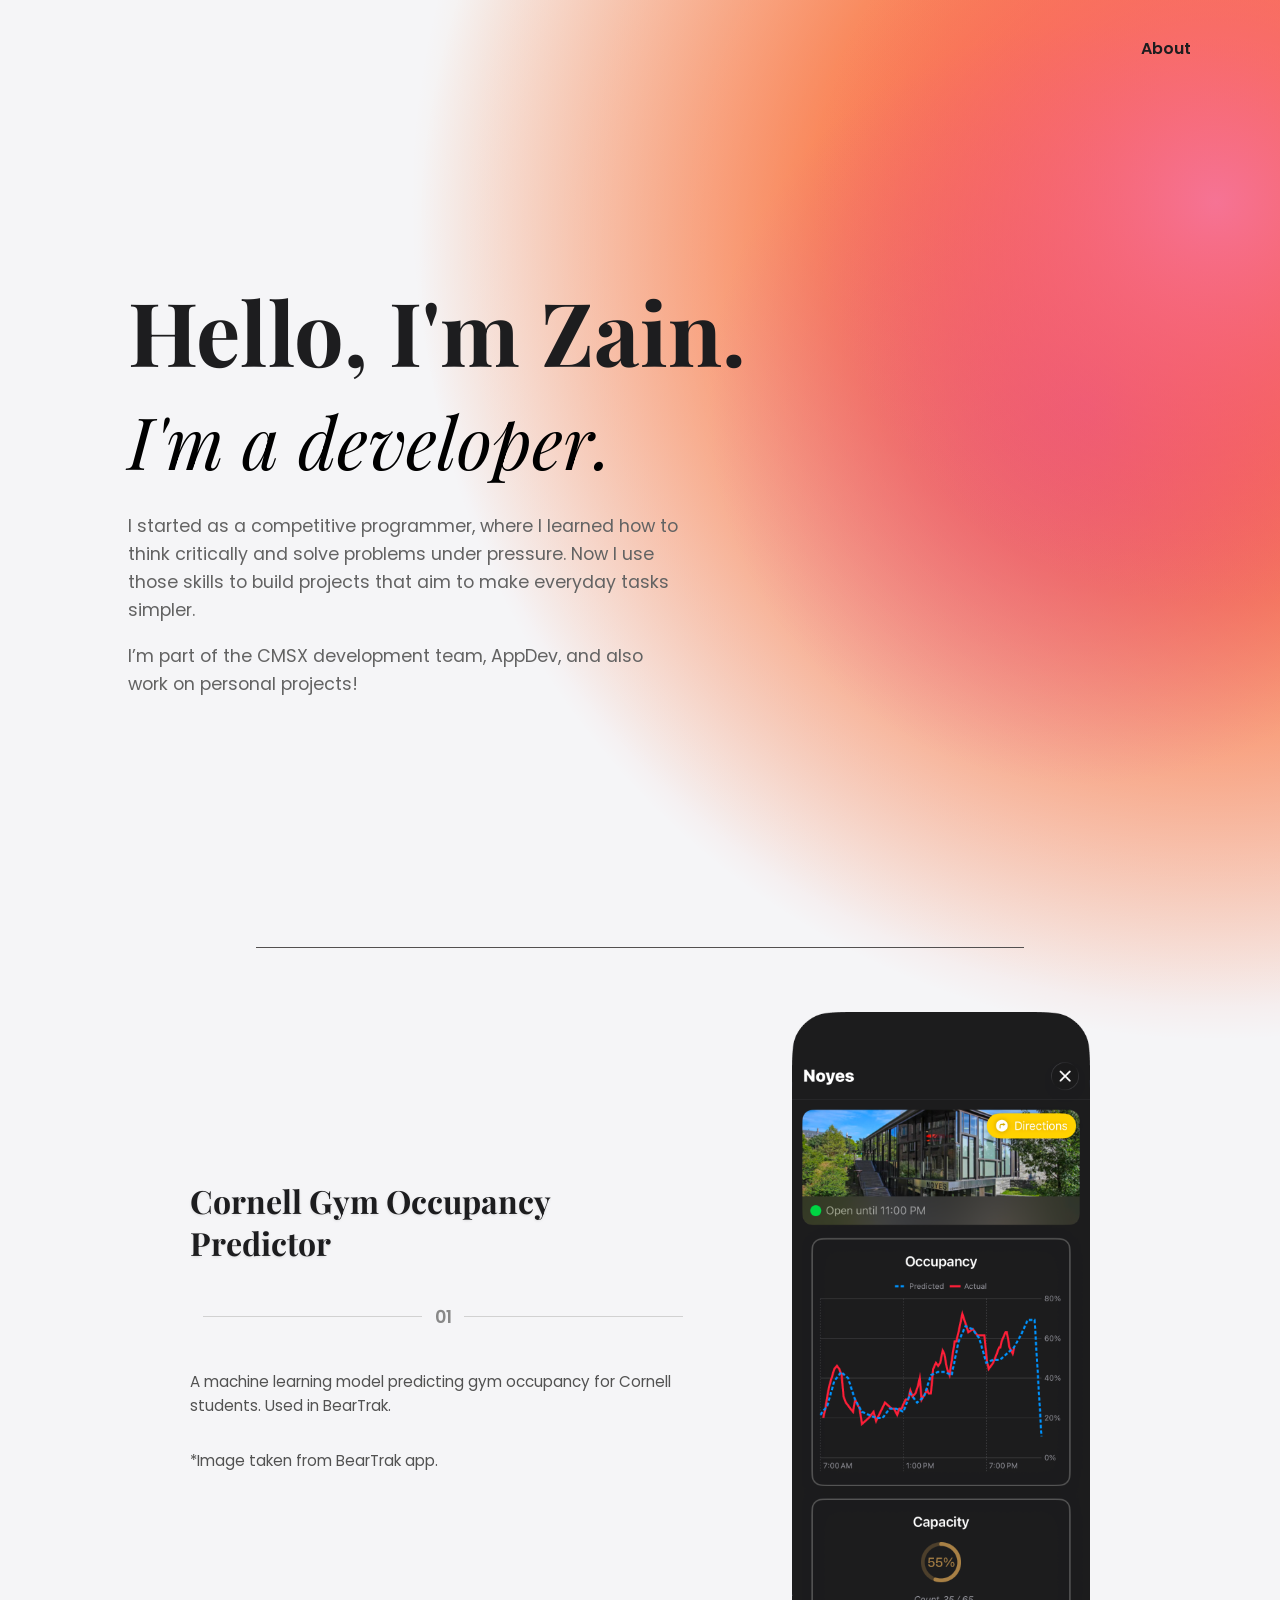
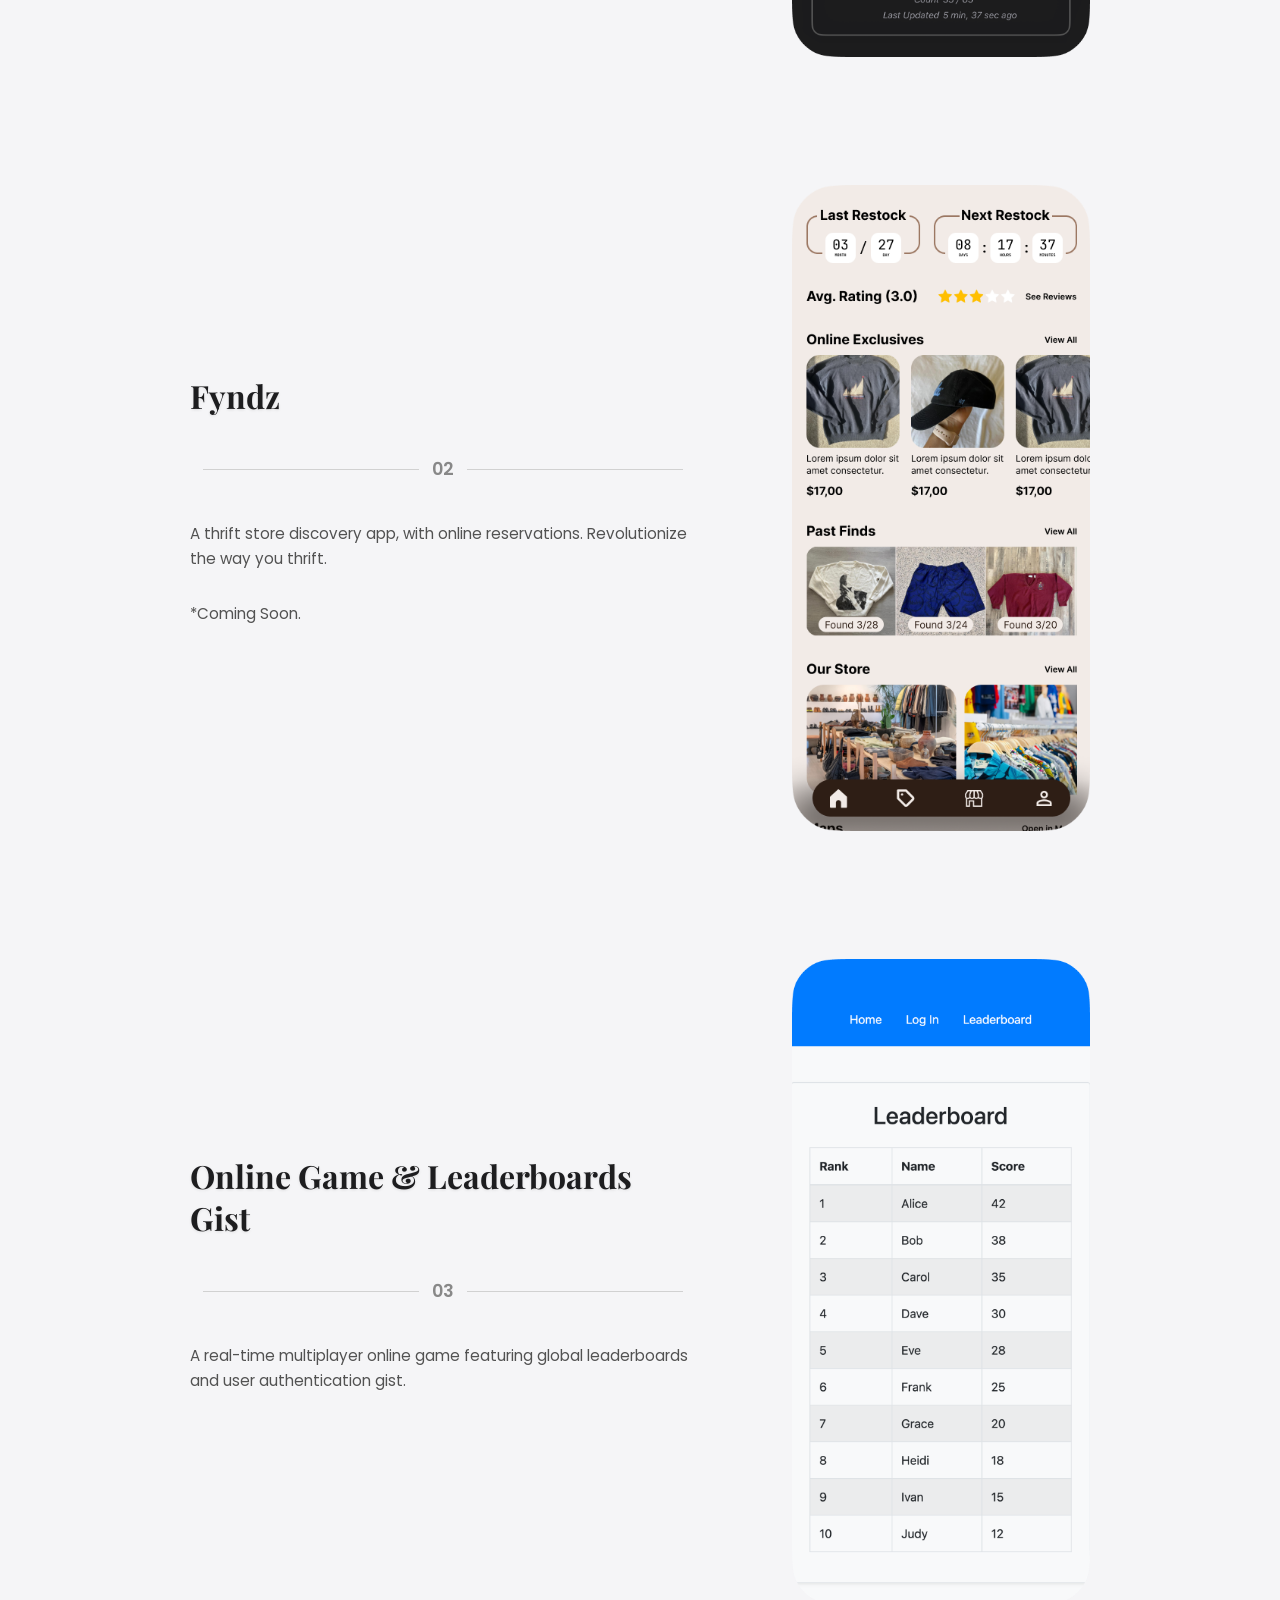
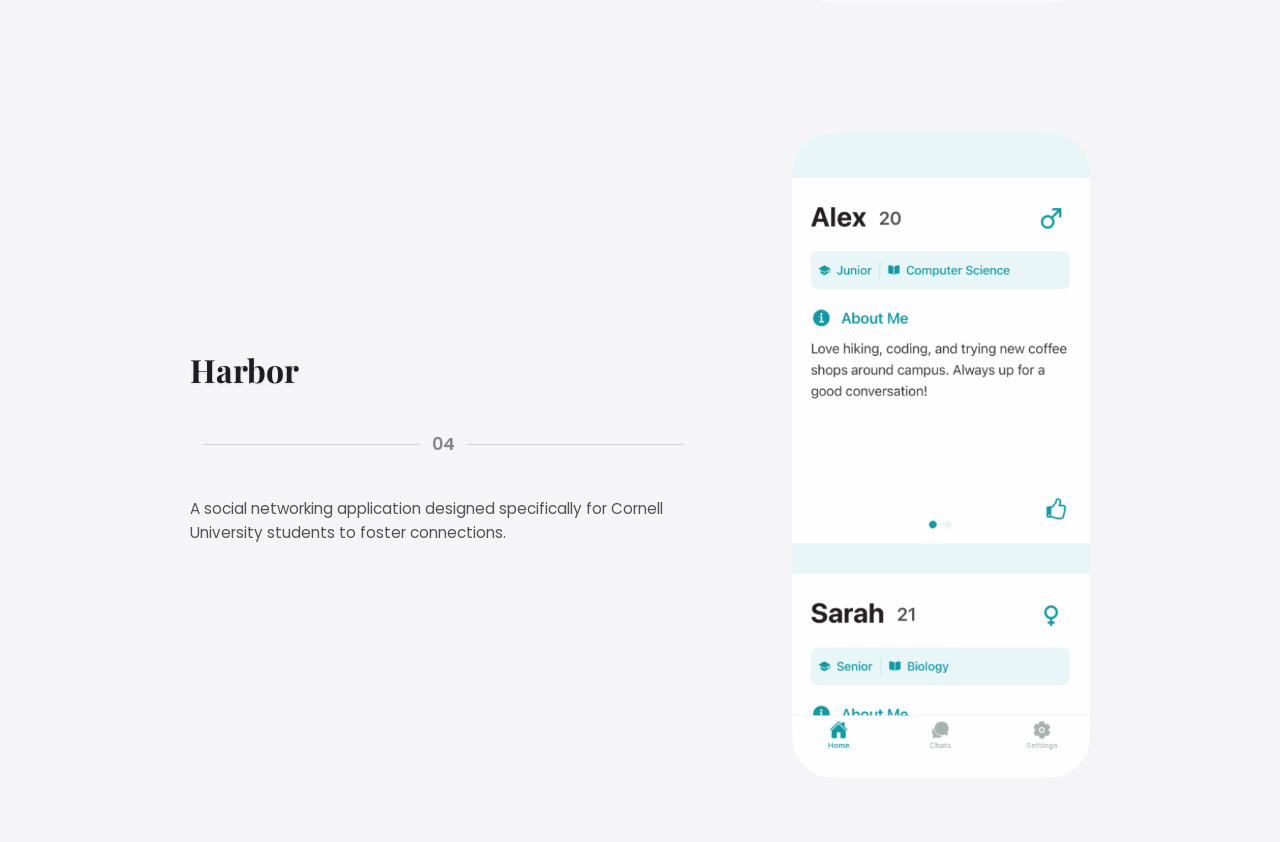
<file: index.html>
<!DOCTYPE html>
<html lang="en">
  <head>
    <meta charset="UTF-8" />
    <meta name="viewport" content="width=device-width, initial-scale=1.0" />
    <title>Zain Bilal | Developer</title>
    <link
      href="https://fonts.googleapis.com/css2?family=Playfair+Display:ital,wght@0,700;1,400&family=Poppins:wght@400;600&display=swap"
      rel="stylesheet"
    />
    <link rel="stylesheet" href="style.css" />
  </head>
  <body>
    <!-- Top-right single-item navbar button (now non-fixed and includes a small popover) -->
    <nav class="top-nav" aria-label="Primary">
      <button
        id="about-btn"
        class="nav-button"
        aria-haspopup="true"
        aria-controls="about-pop"
        aria-expanded="false"
      >
        About
      </button>
      <!-- Small inline popover that appears beneath the button (hidden by default) -->
      <div id="about-pop" class="about-pop" role="region" aria-hidden="true">
        <p>
          Hi — I'm Zain. I'm a developer who builds projects to make everyday
          tasks simpler.
        </p>
      </div>
    </nav>

    <div class="hero-section">
      <div class="intro-content">
        <h1>Hello, I'm Zain.</h1>
        <h2>I'm a developer.</h2>
        <p>
          I started as a competitive programmer, where I learned how to think
          critically and solve problems under pressure. Now I use those skills
          to build projects that aim to make everyday tasks simpler.
        </p>
        <p>
          I’m part of the CMSX development team, AppDev, and also work on
          personal projects!
        </p>
      </div>
    </div>

    <hr class="section-divider" />

    <!-- Modal overlay that contains an iframe to load about.html -->
    <div
      id="about-modal"
      class="modal"
      role="dialog"
      aria-modal="true"
      aria-hidden="true"
    >
      <div class="modal-backdrop" data-action="close"></div>
      <div class="modal-panel" role="document">
        <button
          class="modal-close"
          aria-label="Close about dialog"
          data-action="close"
        >
          ✕
        </button>
        <iframe
          id="about-iframe"
          src="./about.html"
          title="About"
          frameborder="0"
        ></iframe>
      </div>
    </div>

    <section class="projects-section">
      <div class="project-grid">
        <div class="project-item">
          <div class="project-content-left">
            <h3>Cornell Gym Occupancy Predictor</h3>
            <div class="project-meta">
              <hr class="meta-line-left" />
              <span class="project-number">01</span>
              <hr class="meta-line-right" />
            </div>
            <p>
              A machine learning model predicting gym occupancy for Cornell
              students. Used in BearTrak.
            </p>
            <p>*Image taken from BearTrak app.</p>
          </div>
          <a
            href="https://github.com/zainbilalh/cornell-gym-predictions/"
            target="_blank"
            class="project-content-right phone-mockup"
          >
            <img
              src="Project1.png"
              alt="Cornell Gym Occupancy Predictor Screenshot"
            />
          </a>
        </div>

        <div class="project-item">
          <div class="project-content-left">
            <h3>Fyndz</h3>
            <div class="project-meta">
              <hr class="meta-line-left" />
              <span class="project-number">02</span>
              <hr class="meta-line-right" />
            </div>
            <p>
              A thrift store discovery app, with online reservations.
              Revolutionize the way you thrift.
            </p>
            <p>*Coming Soon.</p>
          </div>
          <!-- ✨ UPDATED: This is now a div with a new container class and overlay -->
          <div class="project-content-right phone-mockup coming-soon-container">
            <img src="Project4.png" alt="Fyndz Screenshot" />
          </div>
        </div>

        <div class="project-item">
          <div class="project-content-left">
            <h3>Online Game & Leaderboards Gist</h3>
            <div class="project-meta">
              <hr class="meta-line-left" />
              <span class="project-number">03</span>
              <hr class="meta-line-right" />
            </div>
            <p>
              A real-time multiplayer online game featuring global leaderboards
              and user authentication gist.
            </p>
          </div>
          <a
            href="https://github.com/asalpeter/Trends-Final-Project"
            target="_blank"
            class="project-content-right"
          >
            <img src="Project2.png" alt="Online Game Screenshot" />
          </a>
        </div>

        <div class="project-item">
          <div class="project-content-left">
            <h3>Harbor</h3>
            <div class="project-meta">
              <hr class="meta-line-left" />
              <span class="project-number">04</span>
              <hr class="meta-line-right" />
            </div>
            <p>
              A social networking application designed specifically for Cornell
              University students to foster connections.
            </p>
          </div>
          <a
            href="https://www.tryharbor.app/"
            target="_blank"
            class="project-content-right"
          >
            <img src="Project3.png" alt="Harbor App Screenshot" />
          </a>
        </div>
      </div>
    </section>
    <script src="script.js" defer></script>
  </body>
</html>
</file>
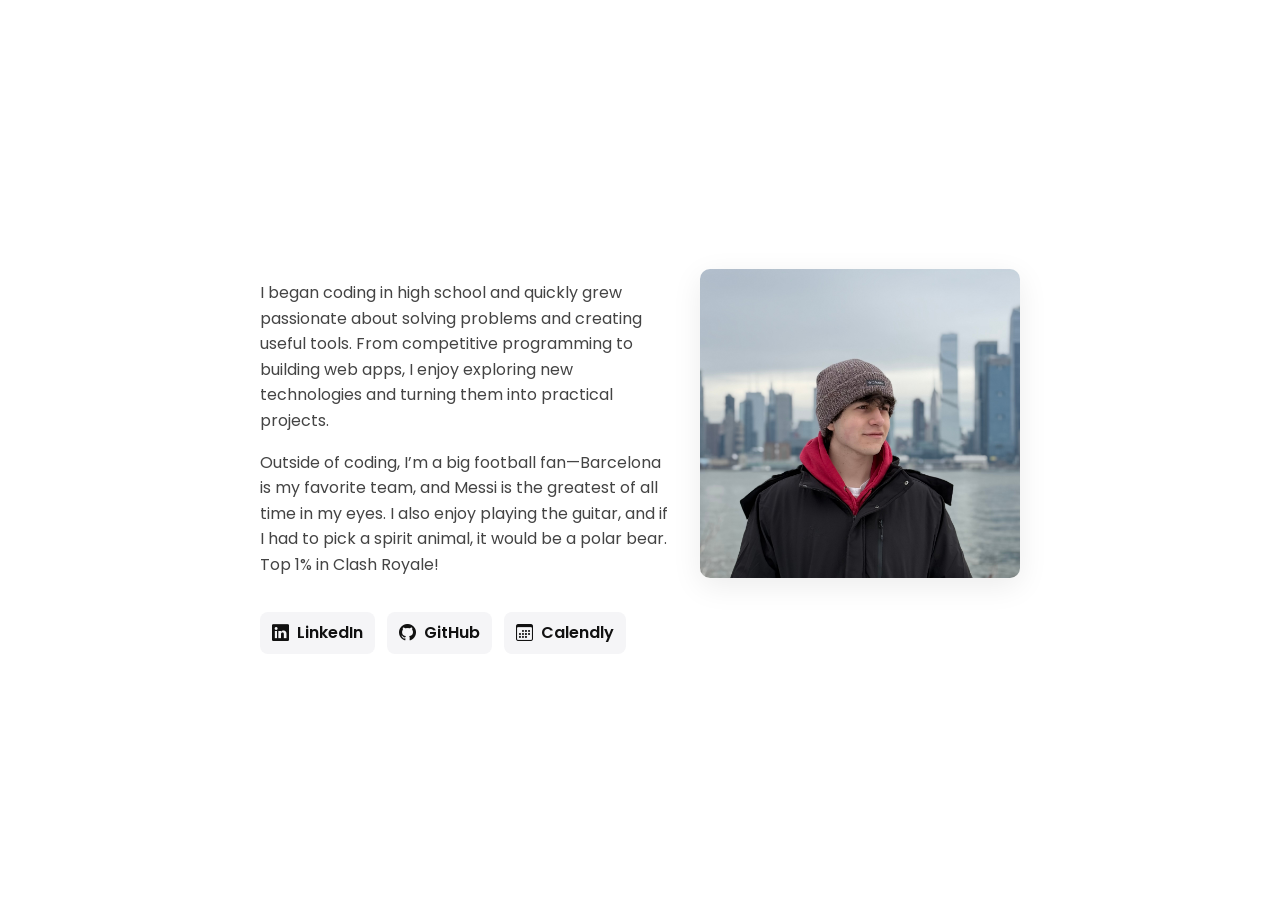
<file: about.html>
<!DOCTYPE html>
<html lang="en">
  <head>
    <meta charset="utf-8" />
    <meta name="viewport" content="width=device-width, initial-scale=1" />
    <title>About — Zain Bilal</title>
    <link rel="stylesheet" href="./style.css" />
    <link
      href="https://fonts.googleapis.com/css2?family=Playfair+Display:ital,wght@0,700;1,400&family=Poppins:wght@400;600&display=swap"
      rel="stylesheet"
    />
    <!-- Bootstrap Icons CDN -->
    <link
      rel="stylesheet"
      href="https://cdn.jsdelivr.net/npm/bootstrap-icons@1.10.5/font/bootstrap-icons.css"
    />
    <style>
      /* Minimal isolated styles for the about page when opened standalone */
      body {
        margin: 0;
        font-family: "Poppins", sans-serif;
        background: #fff;
        color: #111;
        display: flex;
        align-items: center;
        justify-content: center;
        min-height: 100vh;
      }
      .about-shell {
        padding: 48px;
        max-width: 760px;
      }
      .about-grid {
        display: grid;
        grid-template-columns: 1fr 320px;
        grid-template-areas: "journey photo";
        gap: 28px;
        align-items: center;
        margin-top: 18px;
      }

      .about-journey {
        grid-area: journey;
      }
      .about-photo {
        grid-area: photo;
      }

      .about-journey h2 {
        margin: 0 0 8px 0;
        font-size: 1.35rem;
        font-family: "Playfair Display", serif;
      }

      .about-journey p {
        margin-bottom: 12px;
        color: #444;
      }

      .about-photo img {
        width: 100%;
        height: auto;
        border-radius: 10px;
        object-fit: cover;
        box-shadow: 0 8px 30px rgba(0, 0, 0, 0.08);
      }

      /* Fade-up animation */
      @keyframes fadeUp {
        from {
          opacity: 0;
          transform: translateY(10px);
        }
        to {
          opacity: 1;
          transform: translateY(0);
        }
      }

      .fade-up {
        opacity: 0;
        transform: translateY(10px);
      }

      .fade-up.is-visible {
        animation: fadeUp 620ms cubic-bezier(0.2, 0.8, 0.2, 1) both;
      }

      .about-contacts {
        margin-top: 22px;
        display: flex;
        gap: 12px;
      }

      .contact-link {
        display: inline-block;
        padding: 8px 12px;
        border-radius: 8px;
        background: #f5f5f7;
        color: #111;
        text-decoration: none;
        font-weight: 600;
      }

      .contact-link:hover {
        background: #e9e9eb;
      }
      .contact-link .bi {
        font-size: 1.05rem;
        margin-right: 8px;
        vertical-align: -0.08em;
      }
      h1 {
        font-family: "Playfair Display", serif;
        margin: 0 0 12px 0;
        font-size: 2.4rem;
      }
      p {
        color: #444;
        line-height: 1.6;
      }
      /* Mobile: stack photo above journey text */
      @media (max-width: 768px) {
        .about-shell {
          padding: 28px;
          max-width: 92%;
        }
        .about-grid {
          grid-template-columns: 1fr;
          grid-template-areas: "photo" "journey";
          gap: 16px;
        }
        .about-photo {
          display: flex;
          justify-content: center;
        }
        .about-photo img {
          max-width: 320px;
          margin: 0 auto;
        }
      }
    </style>
  </head>
  <body>
    <div class="about-shell">
      <div class="about-grid">
        <div class="about-journey">
          <p>
            I began coding in high school and quickly grew passionate about
            solving problems and creating useful tools. From competitive
            programming to building web apps, I enjoy exploring new technologies
            and turning them into practical projects.
          </p>
          <p>
            Outside of coding, I’m a big football fan—Barcelona is my favorite
            team, and Messi is the greatest of all time in my eyes. I also enjoy
            playing the guitar, and if I had to pick a spirit animal, it would
            be a polar bear. Top 1% in Clash Royale!
          </p>
        </div>
        <div class="about-photo fade-up">
          <!-- Replace src with your actual photo -->
          <img src="me.jpeg" alt="Zain Bilal" />
        </div>
      </div>

      <div class="about-contacts">
        <a
          href="https://www.linkedin.com/in/zain-h-bilal"
          target="_blank"
          rel="noopener"
          class="contact-link"
          ><i class="bi bi-linkedin"></i>LinkedIn</a
        >
        <a
          href="https://github.com/zainbilalh/"
          target="_blank"
          rel="noopener"
          class="contact-link"
          ><i class="bi bi-github"></i>GitHub</a
        >
        <a
          href="https://calendly.com/zb98-cornell/new-meeting"
          target="_blank"
          rel="noopener"
          class="contact-link"
          ><i class="bi bi-calendar3"></i>Calendly</a
        >
      </div>
      <script>
        // Stagger reveal when the page (or iframe) loads
        document.addEventListener("DOMContentLoaded", () => {
          const targets = document.querySelectorAll(".fade-up");
          targets.forEach((el, i) => {
            setTimeout(() => el.classList.add("is-visible"), i * 160 + 120);
          });
        });
      </script>
    </div>
  </body>
</html>
</file>
<file: style.css>
html {
  background-color: #f5f5f7; /* A clean, light base color */
  background-image: 
    /* Large, soft pink glow */ radial-gradient(
      circle at 95% 5%,
      hsla(339, 86%, 72%, 0.878) 0%,
      transparent 10%
    ),
    /* Smaller, brighter coral highlight */
      radial-gradient(
        circle at 95% 6%,
        hsla(10, 100%, 50%, 0.823) 0%,
        transparent 20%
      ),
    /* Large, soft pink glow */
      radial-gradient(
        circle at 85% 10%,
        hsla(280, 86%, 72%, 0.878) 0%,
        transparent 10%
      ),
    /* Soft, warm white highlight */
      radial-gradient(
        circle at 95% 5%,
        hsla(30, 93%, 52%, 0.8) 0%,
        transparent 20%
      );
  background-repeat: no-repeat;
}

/* General Body and Font Styling */
body {
  margin: 0;
  font-family: "Poppins", sans-serif;
  color: #1d1d1f; /* A dark gray for better readability on a light background */
}

/* Top-right navbar button */
.top-nav {
  /* now part of normal flow so it scrolls away with the page */
  display: flex;
  justify-content: flex-end;
  padding: 28px 6% 18px 10%; /* move content slightly further right by reducing right padding */
  box-sizing: border-box;
  position: relative;
  z-index: 10; /* still above base content but not fixed */
}

.nav-button {
  background: transparent;
  border: none;
  font-family: "Poppins", sans-serif;
  font-weight: 600;
  font-size: 1rem;
  color: #1d1d1f;
  padding: 8px 12px;
  cursor: pointer;
  border-radius: 6px;
  transition: background-color 0.18s ease, transform 0.1s ease;
}

.nav-button:hover {
  background-color: rgba(29, 29, 31, 0.06);
}

.nav-button:active {
  transform: translateY(1px);
}

/* Small inline popover under the About button */
.about-pop {
  position: absolute;
  top: 70px; /* nudged down to remain under the button */
  right: 6%;
  width: 280px;
  background: #ffffff;
  border-radius: 8px;
  box-shadow: 0 8px 30px rgba(17, 17, 17, 0.15);
  padding: 12px 14px;
  color: #333;
  font-size: 0.95rem;
  display: none;
}

.about-pop[aria-hidden="false"] {
  display: block;
}

.about-pop p {
  margin: 0;
  line-height: 1.4;
}

/* Modal styles (page-styled modal that looks like a new page) */
.modal {
  position: fixed;
  inset: 0;
  display: none; /* shown via JS */
  align-items: center;
  justify-content: center;
  z-index: 1500;
}

.modal[aria-hidden="false"] {
  display: flex;
}

.modal-backdrop {
  position: absolute;
  inset: 0;
  background: rgba(13, 13, 13, 0.55);
  backdrop-filter: blur(4px) saturate(1.05);
}

.modal-panel {
  position: relative;
  width: min(1100px, 95%);
  height: min(85vh, 900px);
  background: #ffffff;
  border-radius: 12px;
  box-shadow: 0 20px 60px rgba(17, 17, 17, 0.35);
  overflow: hidden;
  transform: translateY(18px) scale(0.96);
  opacity: 0;
  transform-origin: center center;
  transition: transform 260ms cubic-bezier(0.2, 0.8, 0.2, 1), opacity 220ms ease;
  z-index: 2;
  display: flex;
  flex-direction: column;
}

.modal[aria-hidden="false"] .modal-panel {
  transform: translateY(0) scale(1);
  opacity: 1;
}

.modal-close {
  position: absolute;
  top: 12px;
  right: 12px;
  border: none;
  background: transparent;
  font-size: 1.1rem;
  cursor: pointer;
  padding: 8px;
}

.modal-panel iframe {
  border: 0;
  width: 100%;
  height: 100%;
  display: block;
}

/* Custom text highlight color */
::selection {
  background-color: #1d1d1f; /* Black background */
  color: #ffffff; /* White text */
}

/* Hero Section (Takes up the full screen) */
.hero-section {
  display: flex;
  align-items: center;
  justify-content: flex-start; /* Aligns content to the left */
  min-height: 100vh;
  margin-top: -40px; /* nudge the hero section up slightly on desktop */
  padding: 0 10%; /* Adds horizontal padding */
  box-sizing: border-box;
}

.intro-content h1 {
  font-family: "Playfair Display", serif;
  font-size: 5.5rem;
  font-weight: 700;
  margin: 0;
  line-height: 1.2;
  color: #1d1d1f;
}

.intro-content h2 {
  font-family: "Playfair Display", serif;
  font-size: 4.5rem;
  font-weight: 400;
  font-style: italic;
  margin: 0.5rem 0 1.5rem 0;
  color: #000000;
}

.intro-content p {
  font-size: 1.1rem;
  font-weight: 400;
  max-width: 550px;
  line-height: 1.6;
  color: #636363;
}

/* Horizontal line divider */
.section-divider {
  width: 60%;
  margin: 0 auto;
  border: 0;
  border-top: 1px solid #535050;
}

/* Projects Section */
.projects-section {
  padding: 4rem 10%;
  background: transparent;
}

.project-grid {
  display: grid;
  grid-template-columns: 1fr;
  gap: 8rem; /* Increased gap between projects */
  max-width: 900px;
  margin: 0 auto;
}

/* ✨ Project Item Styling - No card, just content */
.project-item {
  display: flex;
  align-items: center; /* Vertically align text and image */
}

.project-content-left {
  flex: 1.7;
  padding-right: 6rem;
  display: flex;
  flex-direction: column;
}

.project-content-left h3 {
  font-family: "Playfair Display", serif;
  font-size: 2rem;
  font-weight: 700;
  margin: 0 0 1rem 0;
  line-height: 1.3;
  text-shadow: 0 1px 3px rgba(0, 0, 0, 0.1); /* Subtle shadow for readability */
}

.project-content-left p {
  font-size: 0.95rem;
  line-height: 1.6;
  color: #525252;
  margin-top: 1rem;
  text-shadow: 0 1px 2px rgba(255, 255, 255, 0.5); /* Subtle shadow for readability */
}

.project-meta {
  display: flex;
  align-items: center;
  margin: 1.5rem 0;
}

.meta-line-left,
.meta-line-right {
  flex: 1;
  border: none;
  border-top: 1px solid #d1d1d1;
  margin: 0 0.8rem;
}

.project-number {
  font-size: 1.1rem;
  font-weight: 600;
  color: #888;
  flex-shrink: 0;
}

.project-content-right {
  flex: 1;
  display: flex;
  align-items: center;
  justify-content: center;
}

.project-content-right img {
  max-width: 100%;
  height: auto;
  display: block;
  transition: transform 0.3s ease, box-shadow 0.3s ease;
  outline: none; /* ✨ REMOVES THE BLUE OUTLINE ON CLICK */
}

.project-content-right:hover img {
  transform: translateY(-8px) scale(1.03); /* Hover effect for the image */
}

/* Responsive Design for smaller screens */
@media (max-width: 768px) {
  .hero-section .intro-content p {
    color: #000000;
  }
  .hero-section {
    justify-content: center;
    text-align: center;
    min-height: 80vh;
    margin-top: -20px; /* smaller upward nudge on mobile */
  }

  .intro-content h1 {
    font-size: 4rem;
  }

  .intro-content h2 {
    font-size: 2.5rem;
  }

  .intro-content p {
    margin-left: auto;
    margin-right: auto;
  }

  .projects-section {
    padding: 4rem 5%;
  }

  .project-item {
    flex-direction: column; /* Stack content vertically */
    gap: 2rem; /* Add space between text and image */
  }

  .project-content-left {
    padding-right: 0;
    text-align: center; /* Center text on mobile */
  }

  .project-content-right {
    width: 100%;
    max-width: 300px; /* Caps the image size to prevent it from being too large */
    margin: 0 auto; /* Centers the image container */
  }

  /* ✨ FIX 2: Forces the container to have a smartphone aspect ratio */
  .coming-soon-container {
    aspect-ratio: 9 / 19.5;
  }
}
</file>
